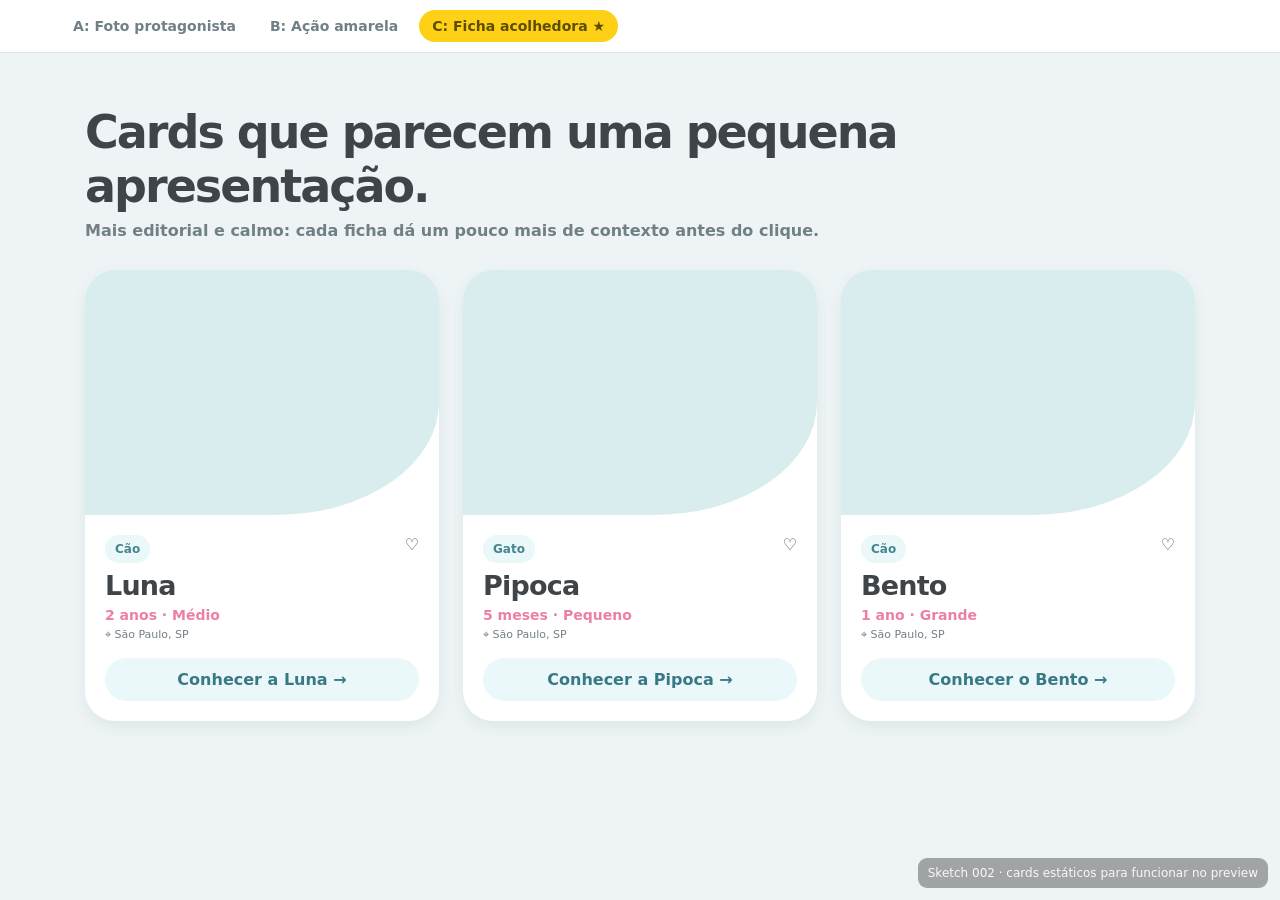
<file: .planning/sketches/002-animal-card/index.html>
<!doctype html>
<html lang="pt-BR">
<head>
  <meta charset="utf-8">
  <meta name="viewport" content="width=device-width, initial-scale=1">
  <title>Sketch 002 — Cards de animais</title>
  <link rel="stylesheet" href="../themes/default.css">
  <style>
    *{box-sizing:border-box} body{margin:0;background:#eef4f5;color:var(--color-text);font-family:var(--font-sans)}
    .variant-control{position:absolute;inline-size:1px;block-size:1px;opacity:0}.variant-nav{position:fixed;z-index:5;top:0;inset-inline:0;display:flex;gap:8px;padding:10px max(16px,calc((100vw - 1160px)/2));background:rgba(255,255,255,.96);border-bottom:1px solid var(--color-border);backdrop-filter:blur(10px)}.tab{padding:8px 13px;border-radius:var(--radius-full);font-size:14px;font-weight:900;color:var(--color-text-muted);cursor:pointer;transition:all .15s ease}.tab:hover{transform:translateY(-1px)}#a:checked~.variant-nav label[for=a],#b:checked~.variant-nav label[for=b],#c:checked~.variant-nav label[for=c]{background:var(--color-accent);color:#5d4d00}
    .variant{display:none;min-height:100vh;padding:105px 24px 70px}.variant h1{max-width:1110px;margin:0 auto 8px;font-size:46px;letter-spacing:-2px}.variant>p{max-width:1110px;margin:0 auto 30px;color:var(--color-text-muted);font-weight:700}.cards{max-width:1110px;margin:auto;display:grid;grid-template-columns:repeat(3,1fr);gap:24px}.card{min-width:0;transition:transform .15s ease,box-shadow .15s ease}.card:hover{transform:translateY(-5px);box-shadow:var(--shadow-md)}.photo{height:285px;background:center/cover no-repeat #d9ecee}.photo.luna{background-image:url('https://images.unsplash.com/photo-1583511655857-d19b40a7a54e?auto=format&fit=crop&w=700&q=80')}.photo.pipoca{background-image:url('https://images.unsplash.com/photo-1592194996308-7b43878e84a6?auto=format&fit=crop&w=700&q=80')}.photo.bento{background-image:url('https://images.unsplash.com/photo-1558788353-f76d92427f16?auto=format&fit=crop&w=700&q=80')}.tag{display:inline-block;padding:7px 10px;border-radius:var(--radius-full);background:var(--color-surface-soft);color:#478490;font-weight:900;font-size:12px}.meta{color:var(--color-pink);font-weight:900;font-size:14px}.place{display:block;margin-top:4px;color:var(--color-text-muted);font-size:11px}
    /* A */#a:checked~#variant-a{display:block}.a-card{position:relative;min-height:340px;overflow:hidden;border-radius:var(--radius-lg);background:white;box-shadow:var(--shadow-sm)}.a-card .photo{height:340px}.a-card .info{position:absolute;left:14px;right:14px;bottom:14px;display:flex;align-items:center;gap:10px;padding:15px 14px 15px 17px;border-radius:18px;background:rgba(255,255,255,.96)}.a-card h2{margin:0;font-size:25px;letter-spacing:-.7px}.go{flex:none;display:grid;place-items:center;width:46px;height:46px;border-radius:14px;background:var(--color-accent);color:#634f00;font-size:22px;font-weight:900}
    /* B */#b:checked~#variant-b{display:block}.b-card{overflow:hidden;border-radius:var(--radius-md);background:white;box-shadow:var(--shadow-sm)}.b-card .photo{height:260px}.b-card .bottom{display:grid;grid-template-columns:1fr 92px}.b-card .info{padding:17px}.b-card h2{margin:0;font-size:25px;letter-spacing:-.7px}.b-card .go{align-self:stretch;width:auto;height:auto;border-radius:0;background:var(--color-accent)}
    /* C */#c:checked~#variant-c{display:block}.c-card{overflow:hidden;border-radius:var(--radius-lg);background:white;box-shadow:var(--shadow-sm)}.c-card .photo{height:245px;border-radius:0 0 46% 0}.c-card .content{padding:20px}.c-card .line{display:flex;justify-content:space-between;align-items:start;gap:10px}.c-card h2{margin:7px 0 4px;font-size:27px;letter-spacing:-.8px}.c-card .cta{display:block;margin-top:17px;padding:12px;border-radius:var(--radius-full);background:var(--color-surface-soft);text-align:center;color:#397986;font-weight:900}.c-card .bubble{position:absolute;width:48px;height:48px;border-radius:50%;background:var(--color-accent)}
    #sketch-tools{position:fixed;right:12px;bottom:12px;padding:8px 10px;border-radius:9px;background:rgba(0,0,0,.72);color:white;font:12px system-ui;opacity:.45}#sketch-tools:hover{opacity:1}@media(max-width:760px){.cards{grid-template-columns:1fr}.variant h1{font-size:37px}.photo{height:300px}.a-card .photo{height:360px}}
  </style>
</head>
<body>
  <input class="variant-control" type="radio" name="variant" id="a"><input class="variant-control" type="radio" name="variant" id="b"><input class="variant-control" type="radio" name="variant" id="c" checked>
  <nav class="variant-nav"><label class="tab" for="a">A: Foto protagonista</label><label class="tab" for="b">B: Ação amarela</label><label class="tab" for="c">C: Ficha acolhedora ★</label></nav>
  <section class="variant" id="variant-a"><h1>Cards onde a foto conta a história.</h1><p>O caminho mais próximo da referência: fotografia grande e informações flutuando por cima.</p><div class="cards"><article class="card a-card"><div class="photo luna"></div><div class="info"><div><h2>Luna</h2><span class="meta">2 anos · Médio</span><span class="place">⌖ São Paulo, SP</span></div><span class="go">→</span></div></article><article class="card a-card"><div class="photo pipoca"></div><div class="info"><div><h2>Pipoca</h2><span class="meta">5 meses · Pequeno</span><span class="place">⌖ São Paulo, SP</span></div><span class="go">→</span></div></article><article class="card a-card"><div class="photo bento"></div><div class="info"><div><h2>Bento</h2><span class="meta">1 ano · Grande</span><span class="place">⌖ São Paulo, SP</span></div><span class="go">→</span></div></article></div></section>
  <section class="variant" id="variant-b"><h1>Cards com uma ação impossível de ignorar.</h1><p>A foto ainda é a protagonista, mas o botão amarelo dá um caminho imediato para conhecer o animal.</p><div class="cards"><article class="card b-card"><div class="photo luna"></div><div class="bottom"><div class="info"><h2>Luna</h2><span class="meta">2 anos · Médio</span><span class="place">⌖ São Paulo, SP</span></div><span class="go">→</span></div></article><article class="card b-card"><div class="photo pipoca"></div><div class="bottom"><div class="info"><h2>Pipoca</h2><span class="meta">5 meses · Pequeno</span><span class="place">⌖ São Paulo, SP</span></div><span class="go">→</span></div></article><article class="card b-card"><div class="photo bento"></div><div class="bottom"><div class="info"><h2>Bento</h2><span class="meta">1 ano · Grande</span><span class="place">⌖ São Paulo, SP</span></div><span class="go">→</span></div></article></div></section>
  <section class="variant" id="variant-c"><h1>Cards que parecem uma pequena apresentação.</h1><p>Mais editorial e calmo: cada ficha dá um pouco mais de contexto antes do clique.</p><div class="cards"><article class="card c-card"><div class="photo luna"></div><div class="content"><div class="line"><span class="tag">Cão</span><span>♡</span></div><h2>Luna</h2><span class="meta">2 anos · Médio</span><span class="place">⌖ São Paulo, SP</span><span class="cta">Conhecer a Luna →</span></div></article><article class="card c-card"><div class="photo pipoca"></div><div class="content"><div class="line"><span class="tag">Gato</span><span>♡</span></div><h2>Pipoca</h2><span class="meta">5 meses · Pequeno</span><span class="place">⌖ São Paulo, SP</span><span class="cta">Conhecer a Pipoca →</span></div></article><article class="card c-card"><div class="photo bento"></div><div class="content"><div class="line"><span class="tag">Cão</span><span>♡</span></div><h2>Bento</h2><span class="meta">1 ano · Grande</span><span class="place">⌖ São Paulo, SP</span><span class="cta">Conhecer o Bento →</span></div></article></div></section>
  <div id="sketch-tools">Sketch 002 · cards estáticos para funcionar no preview</div>
</body>
</html>
</file>
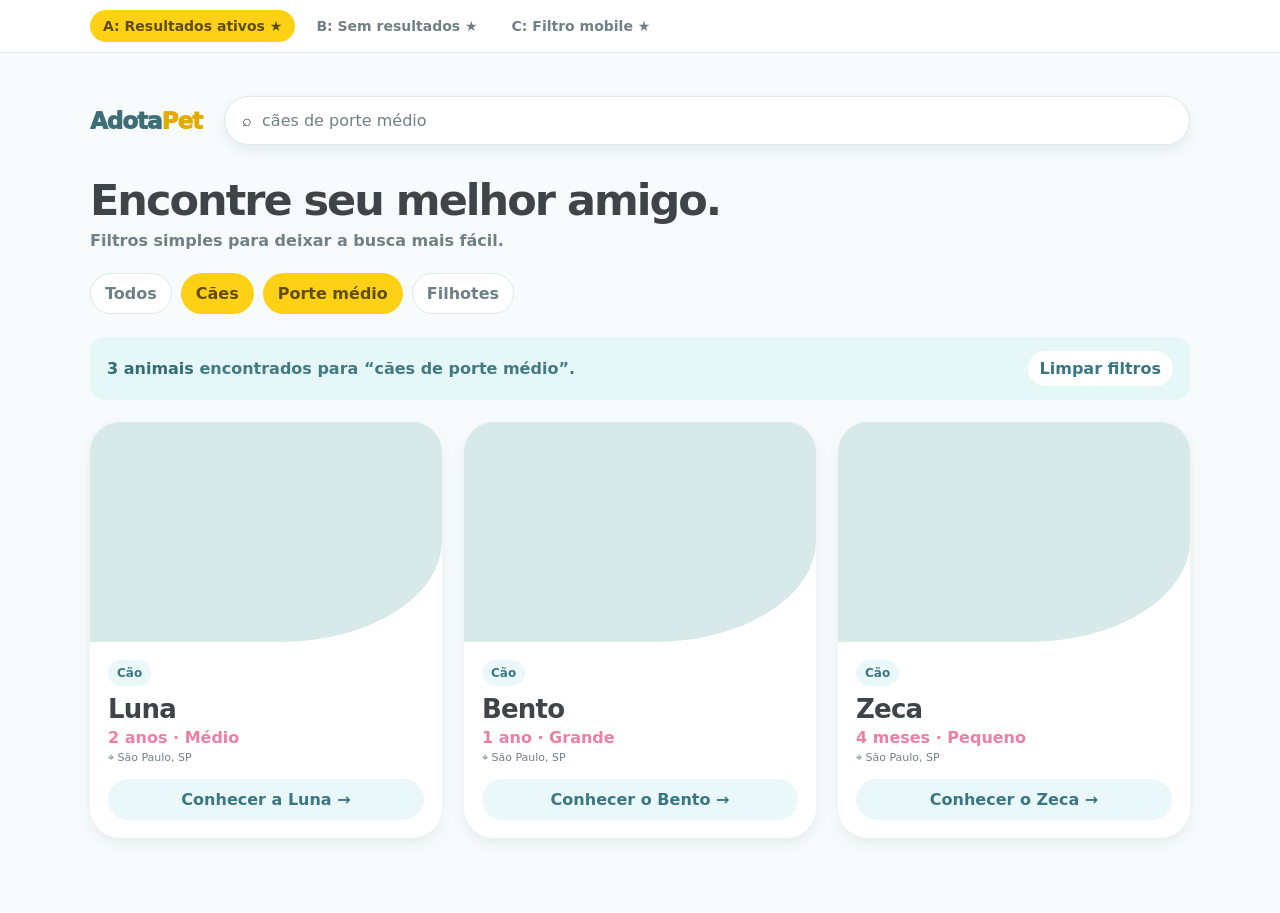
<file: .planning/sketches/003-filter-feedback/index.html>
<!doctype html>
<html lang="pt-BR">
<head>
  <meta charset="utf-8"><meta name="viewport" content="width=device-width, initial-scale=1"><title>Sketch 003 — Busca e filtros</title>
  <link rel="stylesheet" href="../themes/default.css">
  <style>
    *{box-sizing:border-box}body{margin:0;background:#f7fbfc;color:var(--color-text);font-family:var(--font-sans)}.state{position:absolute;opacity:0;inline-size:1px}.nav{position:fixed;z-index:4;inset:0 0 auto;display:flex;gap:8px;padding:10px max(16px,calc((100vw - 1100px)/2));background:rgba(255,255,255,.96);border-bottom:1px solid var(--color-border);backdrop-filter:blur(10px)}.nav label{padding:8px 13px;border-radius:999px;color:var(--color-text-muted);font-weight:900;font-size:14px;cursor:pointer}#results:checked~.nav label[for=results],#empty:checked~.nav label[for=empty],#mobile:checked~.nav label[for=mobile]{background:var(--color-accent);color:#5e4c00}.view{display:none;min-height:100vh;padding:96px 24px 75px}#results:checked~#view-results,#empty:checked~#view-empty,#mobile:checked~#view-mobile{display:block}.wrap{max-width:1100px;margin:auto}.brand{font-size:23px;font-weight:1000;letter-spacing:-1px;color:#3b6e76}.brand span{color:#e3aa00}.top{display:flex;align-items:center;gap:22px;margin-bottom:30px}.search{display:flex;align-items:center;gap:10px;flex:1;padding:0 17px;border:1px solid var(--color-border);background:white;border-radius:999px;box-shadow:var(--shadow-sm)}.search input{width:100%;padding:14px 0;border:0;outline:0;color:var(--color-text-muted);font:inherit}.heading{margin:0 0 6px;font-size:43px;letter-spacing:-2px}.sub{color:var(--color-text-muted);font-weight:700}.chips{display:flex;flex-wrap:wrap;gap:9px;margin:23px 0}.chip{padding:10px 14px;border:1px solid var(--color-border);border-radius:999px;background:white;color:var(--color-text-muted);font-weight:900}.chip.active{border-color:transparent;background:var(--color-accent);color:#604d00}.feedback{display:flex;align-items:center;justify-content:space-between;gap:16px;padding:14px 17px;border-radius:15px;background:#e6f7f8;color:#427a84;font-weight:800}.feedback b{color:#326c76}.clear{padding:8px 12px;border-radius:999px;border:0;background:white;color:#397784;font:inherit;font-weight:900}.cards{display:grid;grid-template-columns:repeat(3,1fr);gap:22px;margin-top:22px}.card{overflow:hidden;border-radius:var(--radius-lg);background:white;box-shadow:var(--shadow-sm)}.photo{height:220px;background:center/cover no-repeat #d8e9ea;border-radius:0 0 46% 0}.luna{background-image:url('https://images.unsplash.com/photo-1583511655857-d19b40a7a54e?auto=format&fit=crop&w=700&q=80')}.bento{background-image:url('https://images.unsplash.com/photo-1558788353-f76d92427f16?auto=format&fit=crop&w=700&q=80')}.zeca{background-image:url('https://images.unsplash.com/photo-1587300003388-59208cc962cb?auto=format&fit=crop&w=700&q=80')}.info{padding:18px}.tag{display:inline-block;padding:6px 9px;border-radius:999px;background:var(--color-surface-soft);color:#397784;font-size:12px;font-weight:900}.info h2{margin:8px 0 4px;font-size:26px;letter-spacing:-.8px}.meta{color:var(--color-pink);font-weight:900}.place{display:block;margin-top:4px;color:var(--color-text-muted);font-size:11px}.cta{display:block;margin-top:15px;padding:11px;border-radius:999px;background:var(--color-surface-soft);text-align:center;color:#397784;font-weight:900}.empty-box{max-width:630px;margin:75px auto 0;padding:47px 35px;border-radius:var(--radius-lg);background:white;text-align:center;box-shadow:var(--shadow-sm)}.paw{display:grid;place-items:center;width:73px;height:73px;margin:auto;border-radius:50%;background:#fff4bf;color:#a47d00;font-size:32px}.empty-box h1{margin:18px 0 8px;font-size:31px;letter-spacing:-1.2px}.empty-box p{margin:0 auto 21px;max-width:390px;color:var(--color-text-muted);line-height:1.5}.empty-box label{display:inline-block;padding:12px 17px;border-radius:999px;background:var(--color-accent);color:#5c4b00;font-weight:900;cursor:pointer}.mobile-frame{max-width:390px;min-height:700px;margin:auto;overflow:hidden;border:8px solid #374549;border-radius:32px;background:white;box-shadow:var(--shadow-lg)}.mobile-head{padding:18px;background:var(--color-primary);color:white}.mobile-head .brand{color:white;font-size:20px}.mobile-head .brand span{color:#ffe363}.mobile-search{margin-top:16px;padding:11px 13px;border-radius:999px;background:white;color:var(--color-text-muted);font-size:13px}.mobile-content{padding:18px}.mobile-content h1{margin:0 0 5px;font-size:28px;letter-spacing:-1.2px}.filter-button{display:block;width:100%;margin:16px 0;padding:12px;border-radius:999px;border:0;background:#fff4bf;color:#6e5700;font:inherit;font-weight:900}.sheet{padding:19px 20px 24px;border-radius:25px 25px 0 0;background:white;box-shadow:0 -12px 32px rgba(30,60,65,.13)}.handle{width:42px;height:4px;margin:0 auto 16px;border-radius:9px;background:#d7e1e3}.sheet-head{display:flex;justify-content:space-between;align-items:center}.sheet-head h2{margin:0;font-size:21px}.sheet .chips{margin:14px 0}.apply{width:100%;padding:13px;border:0;border-radius:999px;background:var(--color-accent);color:#604d00;font:inherit;font-weight:900}@media(max-width:700px){.top .brand{display:none}.cards{grid-template-columns:1fr}.heading{font-size:35px}.view{padding-inline:16px}}
  </style>
</head>
<body>
  <input class="state" type="radio" name="state" id="results" checked><input class="state" type="radio" name="state" id="empty"><input class="state" type="radio" name="state" id="mobile">
  <nav class="nav"><label for="results">A: Resultados ativos ★</label><label for="empty">B: Sem resultados ★</label><label for="mobile">C: Filtro mobile ★</label></nav>
  <section class="view" id="view-results"><div class="wrap"><div class="top"><div class="brand">Adota<span>Pet</span></div><div class="search">⌕<input value="cães de porte médio" aria-label="Buscar animais"></div></div><h1 class="heading">Encontre seu melhor amigo.</h1><span class="sub">Filtros simples para deixar a busca mais fácil.</span><div class="chips"><span class="chip">Todos</span><span class="chip active">Cães</span><span class="chip active">Porte médio</span><span class="chip">Filhotes</span></div><div class="feedback"><span><b>3 animais</b> encontrados para “cães de porte médio”.</span><button class="clear">Limpar filtros</button></div><div class="cards"><article class="card"><div class="photo luna"></div><div class="info"><span class="tag">Cão</span><h2>Luna</h2><span class="meta">2 anos · Médio</span><span class="place">⌖ São Paulo, SP</span><span class="cta">Conhecer a Luna →</span></div></article><article class="card"><div class="photo bento"></div><div class="info"><span class="tag">Cão</span><h2>Bento</h2><span class="meta">1 ano · Grande</span><span class="place">⌖ São Paulo, SP</span><span class="cta">Conhecer o Bento →</span></div></article><article class="card"><div class="photo zeca"></div><div class="info"><span class="tag">Cão</span><h2>Zeca</h2><span class="meta">4 meses · Pequeno</span><span class="place">⌖ São Paulo, SP</span><span class="cta">Conhecer o Zeca →</span></div></article></div></div></section>
  <section class="view" id="view-empty"><div class="wrap"><div class="top"><div class="brand">Adota<span>Pet</span></div><div class="search">⌕<input value="pug idoso" aria-label="Buscar animais"></div></div><div class="empty-box"><div class="paw">♧</div><h1>Não encontramos um amigo assim.</h1><p>Não há animais disponíveis para essa busca agora. Você pode conhecer todos os pets ou tentar outro filtro.</p><label for="results">Ver todos os animais</label></div></div></section>
  <section class="view" id="view-mobile"><div class="mobile-frame"><div class="mobile-head"><div class="brand">Adota<span>Pet</span></div><div class="mobile-search">⌕ Busque por nome, raça ou espécie</div></div><div class="mobile-content"><h1>Quem combina com você?</h1><span class="sub">8 animais disponíveis</span><button class="filter-button">☷  Filtros ativos · 2</button><article class="card"><div class="photo luna"></div><div class="info"><span class="tag">Cão</span><h2>Luna</h2><span class="meta">2 anos · Médio</span></div></article></div><div class="sheet"><div class="handle"></div><div class="sheet-head"><h2>Filtros</h2><span>×</span></div><div class="chips"><span class="chip active">Cães</span><span class="chip">Gatos</span><span class="chip active">Médio</span><span class="chip">Pequeno</span></div><button class="apply">Ver 3 animais</button></div></div></section>
</body>
</html>
</file>
<file: .planning/sketches/themes/default.css>
:root {
  --color-bg: #f7fbfc;
  --color-surface: #ffffff;
  --color-surface-soft: #eaf8fa;
  --color-border: #dce8ea;
  --color-text: #3f4449;
  --color-text-muted: #718087;
  --color-primary: #86cfdc;
  --color-primary-hover: #63b9ca;
  --color-accent: #ffd116;
  --color-accent-hover: #eabb00;
  --color-pink: #ed7fa6;
  --color-success: #4fa776;
  --font-sans: 'Nunito', 'Avenir Next', system-ui, sans-serif;
  --font-mono: ui-monospace, SFMono-Regular, Menlo, monospace;
  --text-xs: .75rem;
  --text-sm: .875rem;
  --text-base: 1rem;
  --text-lg: 1.125rem;
  --text-xl: 1.35rem;
  --text-2xl: 2rem;
  --text-3xl: 3rem;
  --space-1: 4px;
  --space-2: 8px;
  --space-3: 12px;
  --space-4: 16px;
  --space-6: 24px;
  --space-8: 32px;
  --space-12: 48px;
  --radius-sm: 12px;
  --radius-md: 20px;
  --radius-lg: 30px;
  --radius-full: 999px;
  --shadow-sm: 0 6px 14px rgba(43, 71, 75, .08);
  --shadow-md: 0 14px 30px rgba(43, 71, 75, .12);
  --shadow-lg: 0 22px 46px rgba(43, 71, 75, .16);
}
</file>
